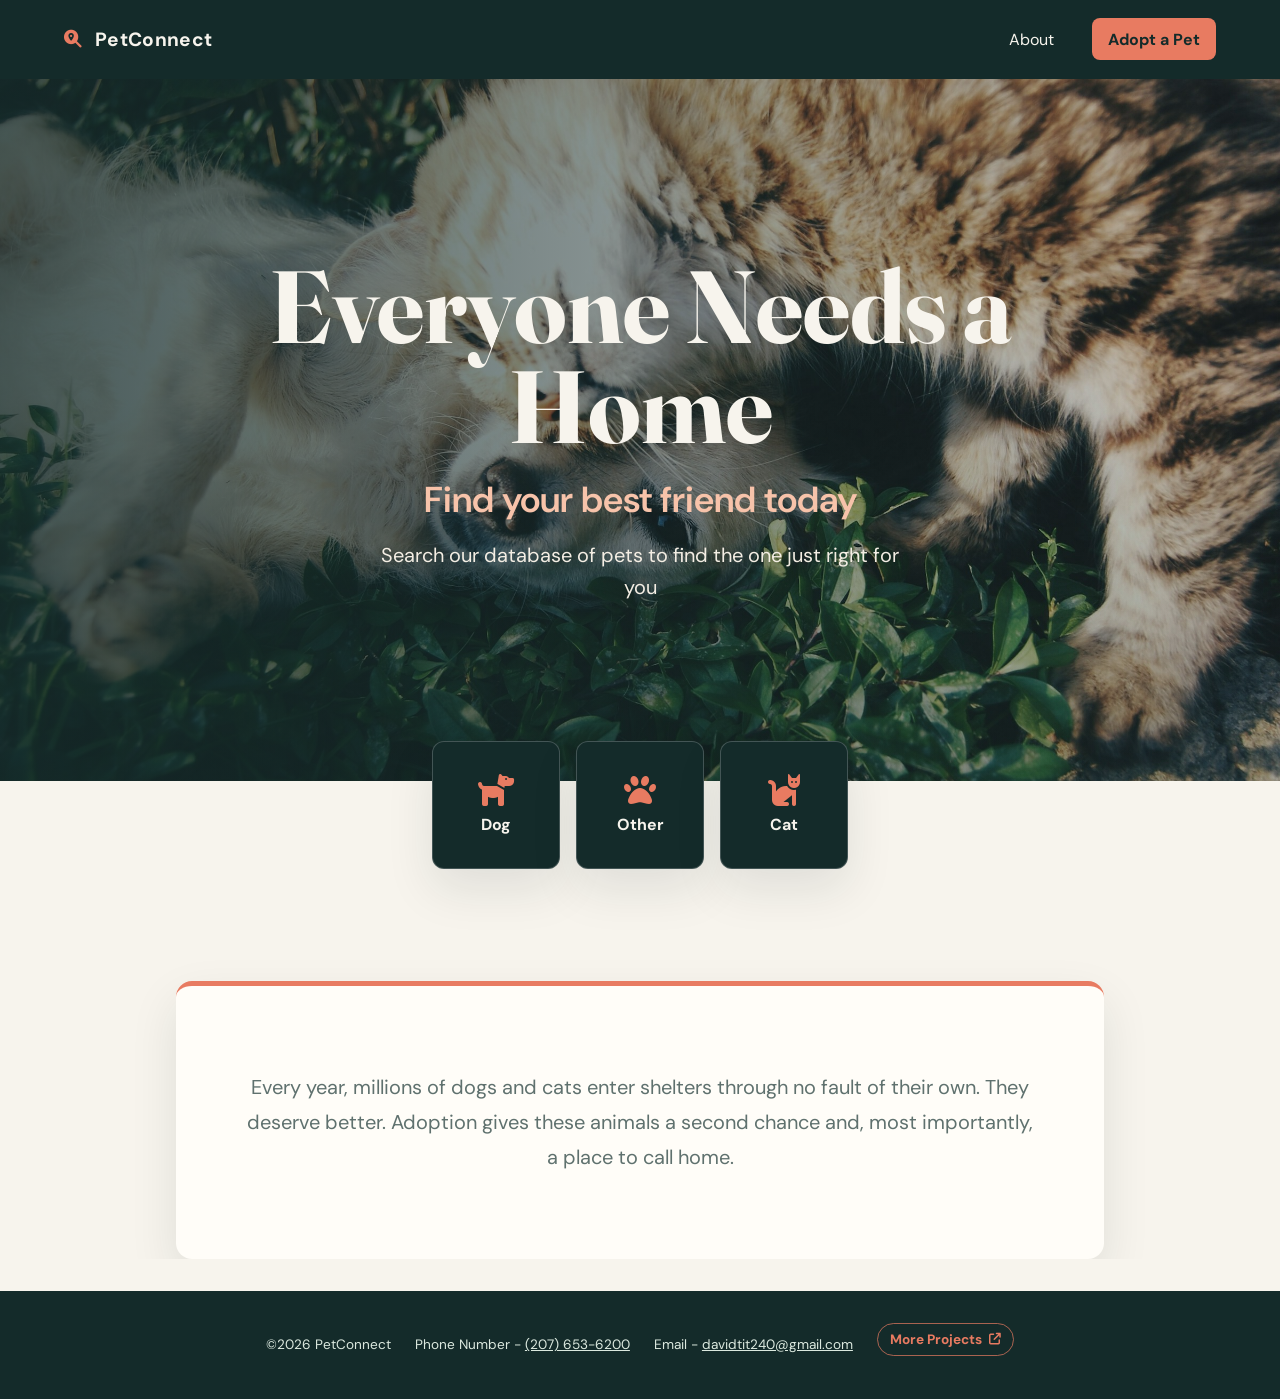
<file: index.html>
<!DOCTYPE html>
<html lang="en">
<head>
    <meta charset="UTF-8">
    <meta name="viewport" content="width=device-width, initial-scale=1.0">
    <title>PetConnect | Find a pet to love</title>
    <link rel="stylesheet" href="./css/common.css">
    <link rel="stylesheet" href="./css/style.css">
    <link rel="stylesheet" href="https://cdnjs.cloudflare.com/ajax/libs/font-awesome/6.4.2/css/all.min.css" integrity="sha512-z3gLpd7yknf1YoNbCzqRKc4qyor8gaKU1qmn+CShxbuBusANI9QpRohGBreCFkKxLhei6S9CQXFEbbKuqLg0DA==" crossorigin="anonymous" referrerpolicy="no-referrer" />
</head>
<body>
    <header class="site-header">

        <div class="header-left">
            
            <i class="fa-solid fa-magnifying-glass-location"></i>
            
            <a href="./index.html"><span class="web-name">PetConnect</span></a>

        </div>


        <button class="hamburger-button" type="button" aria-label="Open menu" aria-controls="mobile-menu" aria-expanded="false"><i class="bars fa-solid fa-bars" aria-hidden="true"></i></button>
        
        
        <ul class="links">
            <li class="items"><a href="./html/about.html">About</a></li>
            <!-- <li class="items"><button><p>Adopt a Pet</p></button></li> -->
            <li class="items">
                <form action="./html/search.html" method="get">
                    <button type="submit" >Adopt a Pet</button>
                </form>
            </li>
        </ul>


    </header>

    <div class="hamburger-con" id="mobile-menu">

        <div class="exit"><button type="button" aria-label="Close menu"><i class="fa-solid fa-x" aria-hidden="true"></i></button></div>

        <div class="hamburger-option">
            <a href="./html/about.html">About</a>
        </div>

        <div class="hamburger-option">

            <form action="./html/search.html" method="get">

                <button type="submit">Adopt a Pet</button>

            </form>
            
        </div>

    </div>

    <main>

        <div class="hero">
            

            <!-- <img src="./img/alec-favale-Ivzo69e18nk-unsplash (1).jpg" alt=""> -->

            <div class="hero-txt">

                <div class="hero-title">

                    <p>Everyone Needs a Home</p>

                </div>

                <div class="hero-subtitle">
                    
                    <p>Find your best friend today</p>

                </div>

                <div class="hero-subtext">

                    <p>Search our database of pets to find the one just right for you</p>

                </div>
            </div>

        </div>

        <div class="pet-button-con">

            <form action="./html/search.html" method="get">

                <input type="hidden" name="species" value="Dog">
                <button type="submit" class="dog-button">
                    <i class="fa-solid fa-dog"></i>

                    <p>Dog</p>
                </button>

            </form>



            <form action="./html/search.html" method="get">

                <input type="hidden" name="species" value="no-pref">
                <button type="submit" class="other-button">

                    <i class="fa-solid fa-paw"></i>

                    <p>Other</p>
                    
                </button>

            </form>

            <form action="./html/search.html" method="get">

                <input type="hidden" name="species" value="Cat">
                <button type="submit" class="cat-button">
                    
                    <i class="fa-solid fa-cat"></i>

                    <p>Cat</p>
                    
                </button>

            </form>

        </div>

        <div class="cta">

            <p>Every year, millions of dogs and cats enter shelters through no fault of their own. They deserve better. Adoption gives these animals a second chance and, most importantly, a place to call home.</p>

        </div>  

    </main>

    <footer>

        <div class="contact-info">

            <div class="copyright"><p>©2026 PetConnect</p></div>

            <div class="number"><p>Phone Number - <a href="tel:+12076536200">(207) 653-6200</a></p></div>

            <div class="email"><p>Email - <a href="mailto:davidtit240@gmail.com">davidtit240@gmail.com</a></p></div>
            <div class="projects-link"><a href="https://quilhar.github.io/David-Web-Portfolio/" target="_blank" rel="noopener noreferrer">More Projects <i class="fa-solid fa-arrow-up-right-from-square" aria-hidden="true"></i></a></div>

        </div>

    </footer>

    <script src="./js/navigation.js"></script>
</body>
</html>
</file>
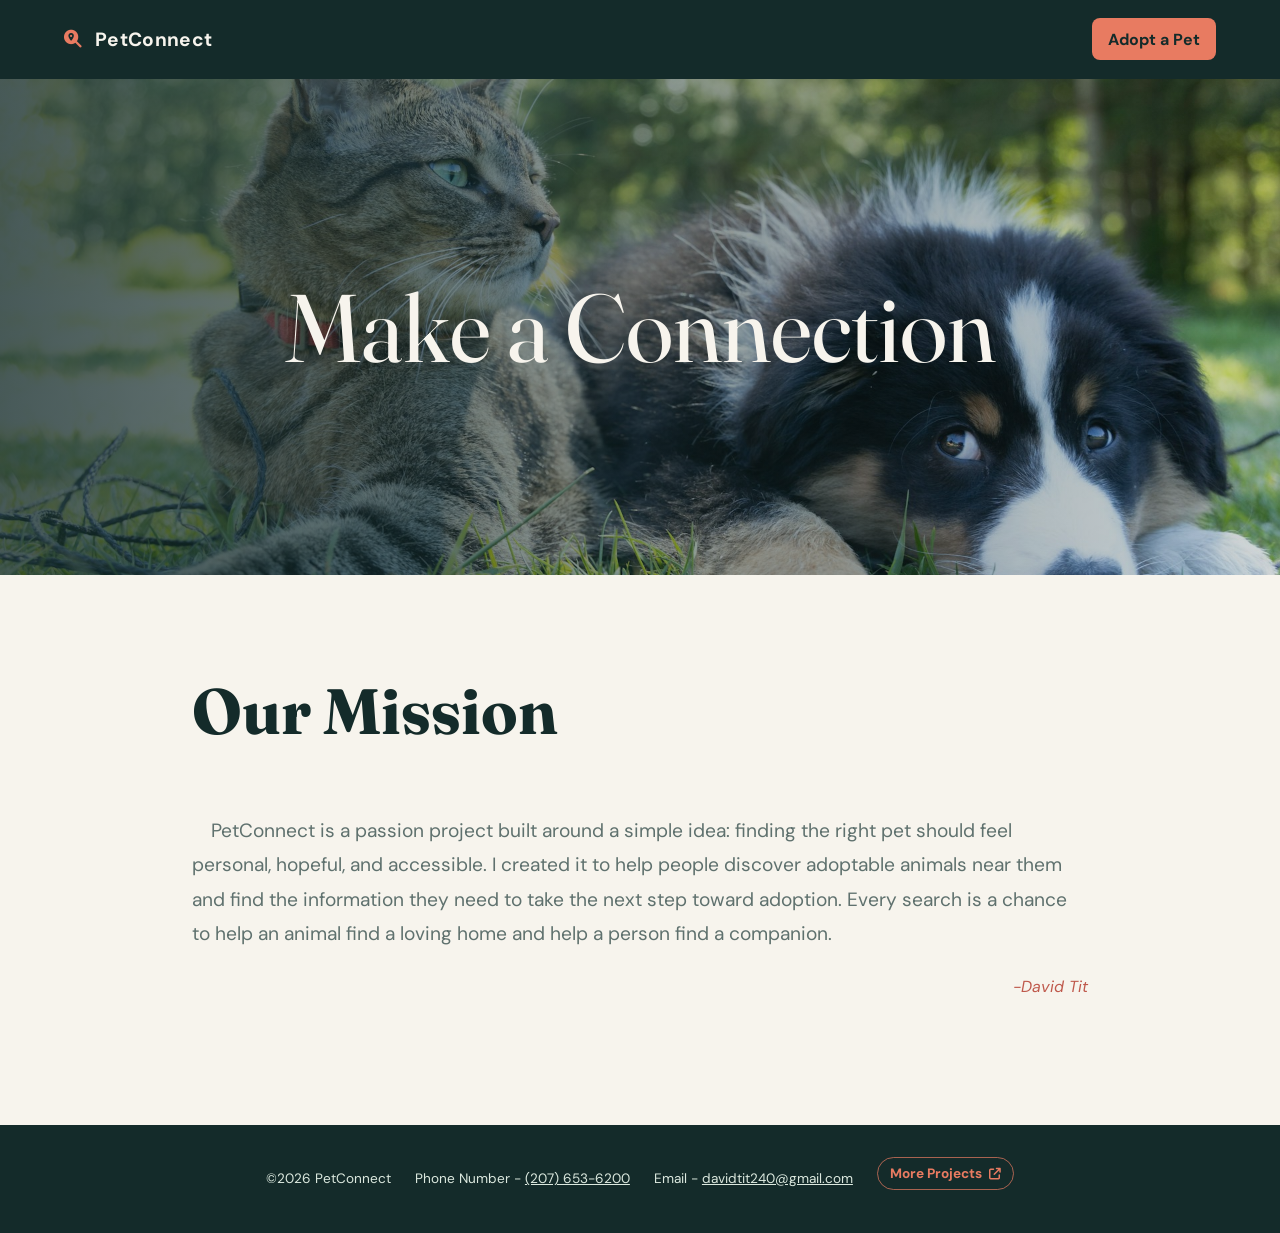
<file: html/about.html>
<!DOCTYPE html>
<html lang="en">
<head>
    <meta charset="UTF-8">
    <meta name="viewport" content="width=device-width, initial-scale=1.0">
    <title>About | PetConnect</title>
    <link rel="stylesheet" href="../css/common.css">
    <link rel="stylesheet" href="../css/about.css">
    <link rel="stylesheet" href="https://cdnjs.cloudflare.com/ajax/libs/font-awesome/6.4.2/css/all.min.css" integrity="sha512-z3gLpd7yknf1YoNbCzqRKc4qyor8gaKU1qmn+CShxbuBusANI9QpRohGBreCFkKxLhei6S9CQXFEbbKuqLg0DA==" crossorigin="anonymous" referrerpolicy="no-referrer" />
</head>
<body>
    <header class="site-header">

        <div class="header-left">
            
            <i class="fa-solid fa-magnifying-glass-location"></i>
            
            <a href="../index.html"><span class="web-name">PetConnect</span></a>

        </div>


        <button class="hamburger-button" type="button" aria-label="Open menu" aria-controls="mobile-menu" aria-expanded="false"><i class="bars fa-solid fa-bars" aria-hidden="true"></i></button>
        
        
        <ul class="links">
            
            <li class="items">
                <form action="./search.html" method="get">
                    <button type="submit">Adopt a Pet</button>
                </form>
            </li>
            
        </ul>


    </header>

    <div class="hamburger-con" id="mobile-menu">

        <div class="exit"><button type="button" aria-label="Close menu"><i class="fa-solid fa-x" aria-hidden="true"></i></button></div>

        <div class="hamburger-option">
            <a href="./search.html"><button><p>Adopt a Pet</p></button></a>
        </div>

    </div>
    
    <main>

        <div class="hero">
            
            <p>Make a Connection</p>

        </div>

        <div class="txt">

            <div class="about-title">
                <p>Our Mission</p>
            </div>

            <div class="about-txt">
                <p>&emsp;PetConnect is a passion project built around a simple idea: finding the right pet should feel personal, hopeful, and accessible. I created it to help people discover adoptable animals near them and find the information they need to take the next step toward adoption. Every search is a chance to help an animal find a loving home and help a person find a companion.</p>
            </div>

            <div class="signature">
                <p>-David Tit</p>
            </div>
        </div>


    </main>


    <footer>

        <div class="contact-info">

            <div class="copyright"><p>©2026 PetConnect</p></div>

            <div class="number"><p>Phone Number - <a href="tel:+12076536200">(207) 653-6200</a></p></div>

            <div class="email"><p>Email - <a href="mailto:davidtit240@gmail.com">davidtit240@gmail.com</a></p></div>
            <div class="projects-link"><a href="https://quilhar.github.io/David-Web-Portfolio/" target="_blank" rel="noopener noreferrer">More Projects <i class="fa-solid fa-arrow-up-right-from-square" aria-hidden="true"></i></a></div>

        </div>

    </footer>

    <script src="../js/navigation.js"></script>
</body>
</html>
</file>
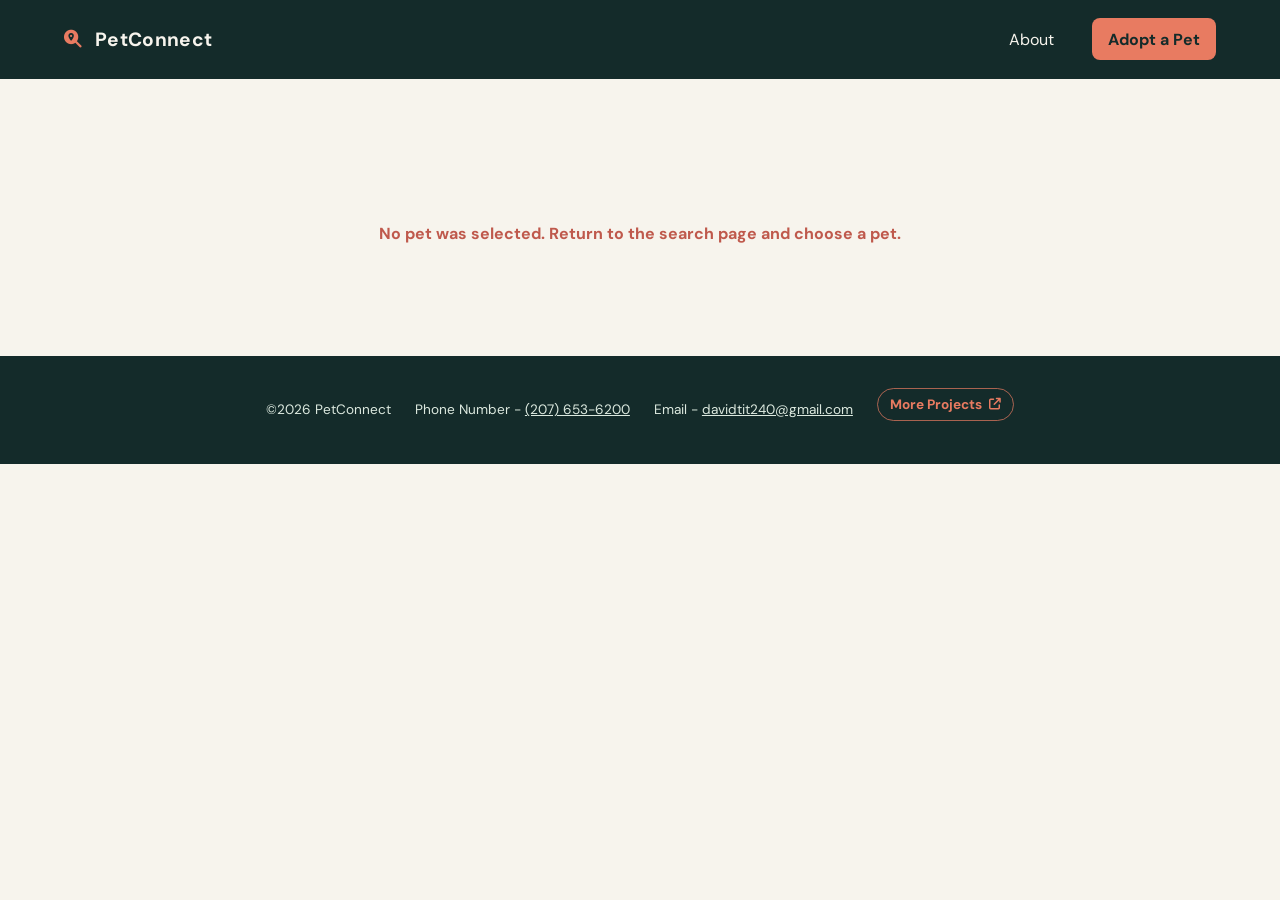
<file: html/more-info.html>
<!DOCTYPE html>
<html>

<head>
    <meta charset="utf-8">
    <meta name="viewport" content="width=device-width">
    <title>Pet details | PetConnect</title>
    <link href="../css/common.css" rel="stylesheet" type="text/css" />
    <link href="../css/more-info.css" rel="stylesheet" type="text/css" />
    <link rel="stylesheet" href="https://cdnjs.cloudflare.com/ajax/libs/font-awesome/6.4.2/css/all.min.css" integrity="sha512-z3gLpd7yknf1YoNbCzqRKc4qyor8gaKU1qmn+CShxbuBusANI9QpRohGBreCFkKxLhei6S9CQXFEbbKuqLg0DA==" crossorigin="anonymous" referrerpolicy="no-referrer" />
</head>

<body>

    <header class="site-header">

        <div class="header-left">
            
            <i class="fa-solid fa-magnifying-glass-location"></i>
            
            <a href="../index.html"><span class="web-name">PetConnect</span></a>

        </div>


        <button class="hamburger-button" type="button" aria-label="Open menu" aria-controls="mobile-menu" aria-expanded="false"><i class="bars fa-solid fa-bars" aria-hidden="true"></i></button>
        
        
        <ul class="links">
            <li class="items"><a href="./about.html">About</a></li>
            <!-- <li class="items"><button><p>Adopt a Pet</p></button></li> -->
            <li class="items">
                <form action="./search.html" method="get">
                    <button type="submit">Adopt a Pet</button>
                </form>
            </li>
        </ul>


    </header>

    <div class="hamburger-con" id="mobile-menu">

        <div class="exit"><button type="button" aria-label="Close menu"><i class="fa-solid fa-x" aria-hidden="true"></i></button></div>

        <div class="hamburger-option">
            <a href="./about.html">About</a>
        </div>

        <div class="hamburger-option">

            
            <form action="./search.html" method="get">

                <button type="submit">Adopt a Pet</button>

            </form>

            
        </div>

    </div>

    <main>

        <h1>Available for Adoption</h1>

        <div class="general-info">

            <img id="pet-photo" alt="Pet available for adoption">
            <div id="pet-photo-placeholder" hidden>No photo available</div>

            <p><span class="name1-2"></span></p>

            <p><span class="age1-2"></span></p>

            <p><span class="sex1-2"></span></p>

        </div>

        <div class="pet-background">

            <p>Loading this pet's description...</p>
        </div>

    

        <div class="pet-contact">

            <h2>Info</h2>

            <div class="contact-box">

            
            </div>
        
        </div>

    </main>

    <footer>

        <div class="contact-info">

            <div class="copyright"><p>©2026 PetConnect</p></div>

            <div class="number"><p>Phone Number - <a href="tel:+12076536200">(207) 653-6200</a></p></div>

            <div class="email"><p>Email - <a href="mailto:davidtit240@gmail.com">davidtit240@gmail.com</a></p></div>
            <div class="projects-link"><a href="https://quilhar.github.io/David-Web-Portfolio/" target="_blank" rel="noopener noreferrer">More Projects <i class="fa-solid fa-arrow-up-right-from-square" aria-hidden="true"></i></a></div>

        </div>

    </footer>


    <script src="../js/navigation.js"></script>
    <script src="../js/more-info.js"></script>
</body>

</html>
</file>
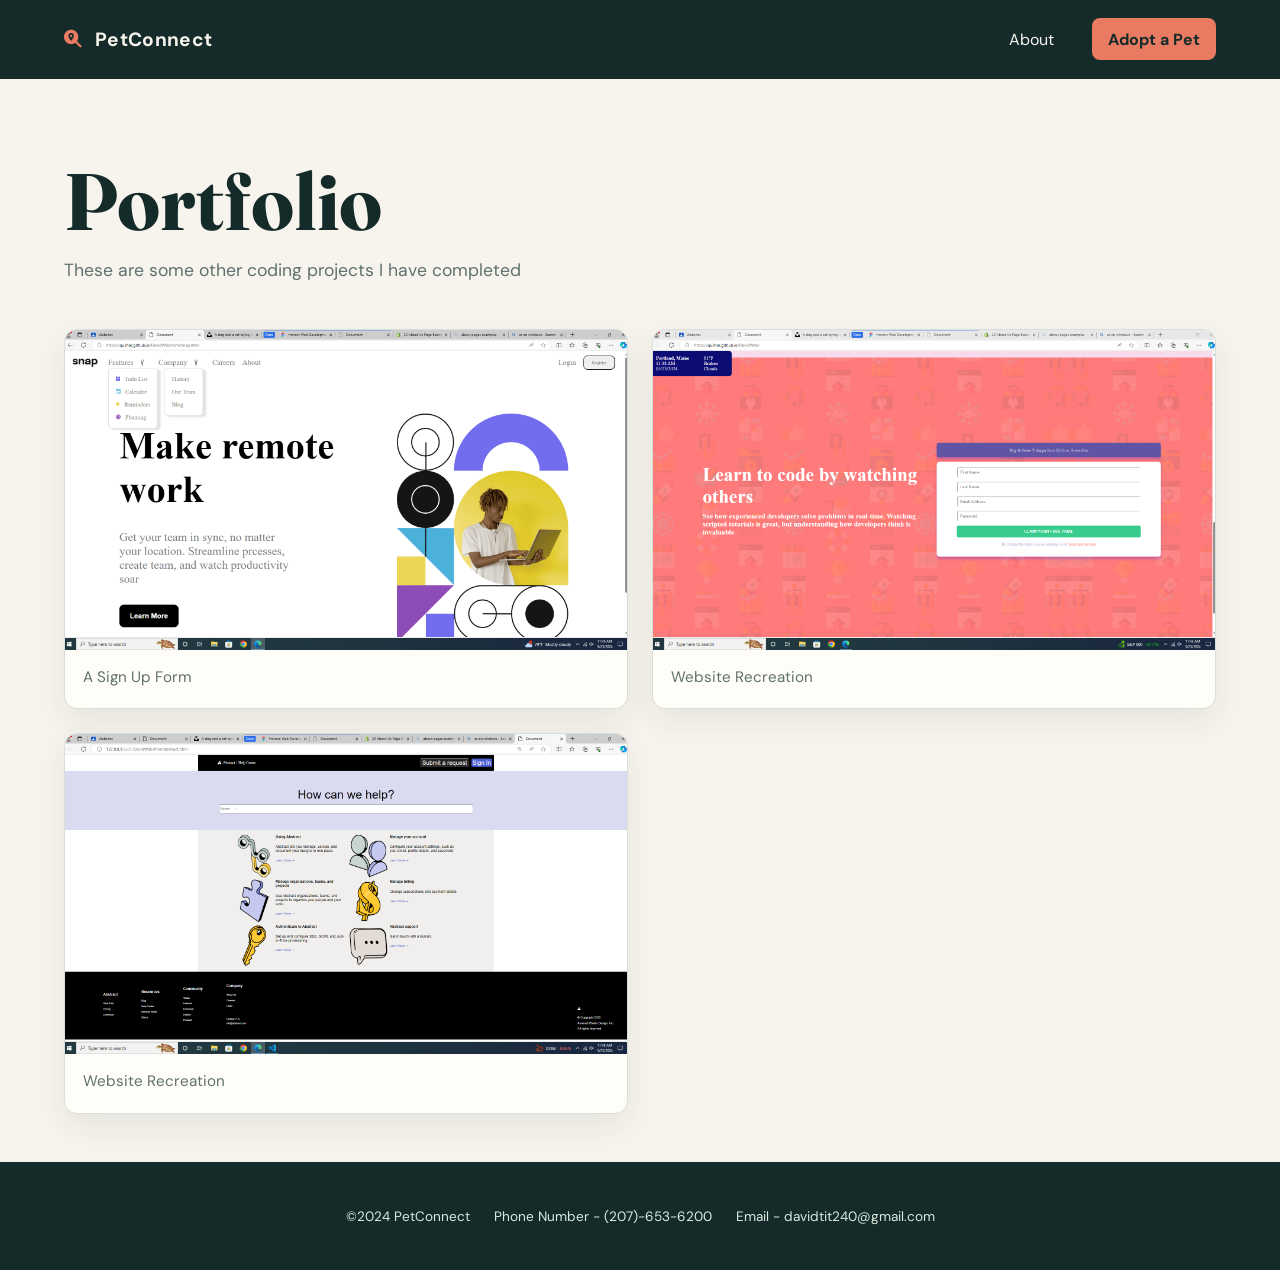
<file: html/portfolio.html>
<!DOCTYPE html>
<html>

<head>
  <meta charset="utf-8">
  <meta name="viewport" content="width=device-width">
    <title>Portfolio | PetConnect</title>
    <link href="../css/common.css" rel="stylesheet" type="text/css" />
  <link href="../css/portfolio.css" rel="stylesheet" type="text/css" />
  <link rel="stylesheet" href="https://cdnjs.cloudflare.com/ajax/libs/font-awesome/6.4.2/css/all.min.css" integrity="sha512-z3gLpd7yknf1YoNbCzqRKc4qyor8gaKU1qmn+CShxbuBusANI9QpRohGBreCFkKxLhei6S9CQXFEbbKuqLg0DA==" crossorigin="anonymous" referrerpolicy="no-referrer" />
</head>

<body>

    <header class="site-header">

        <div class="header-left">
            
            <i class="fa-solid fa-magnifying-glass-location"></i>
            
            <a href="../index.html"><span class="web-name">PetConnect</span></a>

        </div>


        <button class="hamburger-button" type="button" aria-label="Open menu" aria-expanded="false"><i class="bars fa-solid fa-bars"></i></button>
        
        
        <ul class="links">
            <li class="items"><a href="./about.html">About</a></li>


            <li class="items">
                <form action="./search.html" method="get">
                    <button type="submit">Adopt a Pet</button>
                </form>
            </li>
        </ul>


    </header>

    <div class="hamburger-con">

        <div class="exit"><button><i class="fa-solid fa-x"></i></button></div>

        <div class="hamburger-option">
            <a href="./about.html">About</a>
        </div>


        <div class="hamburger-option">

            
            <form action="./search.html" method="get">

                <button type="submit">Adopt a Pet</button>

            </form>

            
        </div>

    </div>

    <main>
    
        <div class="title">
        
            <h1>Portfolio</h1>
            <p>These are some other coding projects I have completed</p>
        
        </div>
        
        <div class="projects">

            <div class="project1">

                <img src="../img/Screenshot (12).png" alt="Screenshot of a sign-up form project">

                <p class="project-subtext">A Sign Up Form</p>
                
            </div>

            <div class="project2">

                <img src="../img/Screenshot (11).png" alt="Screenshot of a recreated website project">

                <p class="project-subtext">Website Recreation</p>

            </div>

            <div class="project3">

                <img src="../img/Screenshot (13).png" alt="Screenshot of a recreated website project">

                <p class="project-subtext">Website Recreation</p>

            </div>

        </div>
    
    </main>
  
    <footer>    

        <div class="contact-info">

            <div class="copyright"><p>©2024 PetConnect</p></div>

            <div class="number"><p>Phone Number - (207)-653-6200</p></div>

            <div class="email"><p>Email - davidtit240@gmail.com</p></div>

        </div>

    </footer>


    <script src="../js/navigation.js"></script>




</body>

</html>
</file>
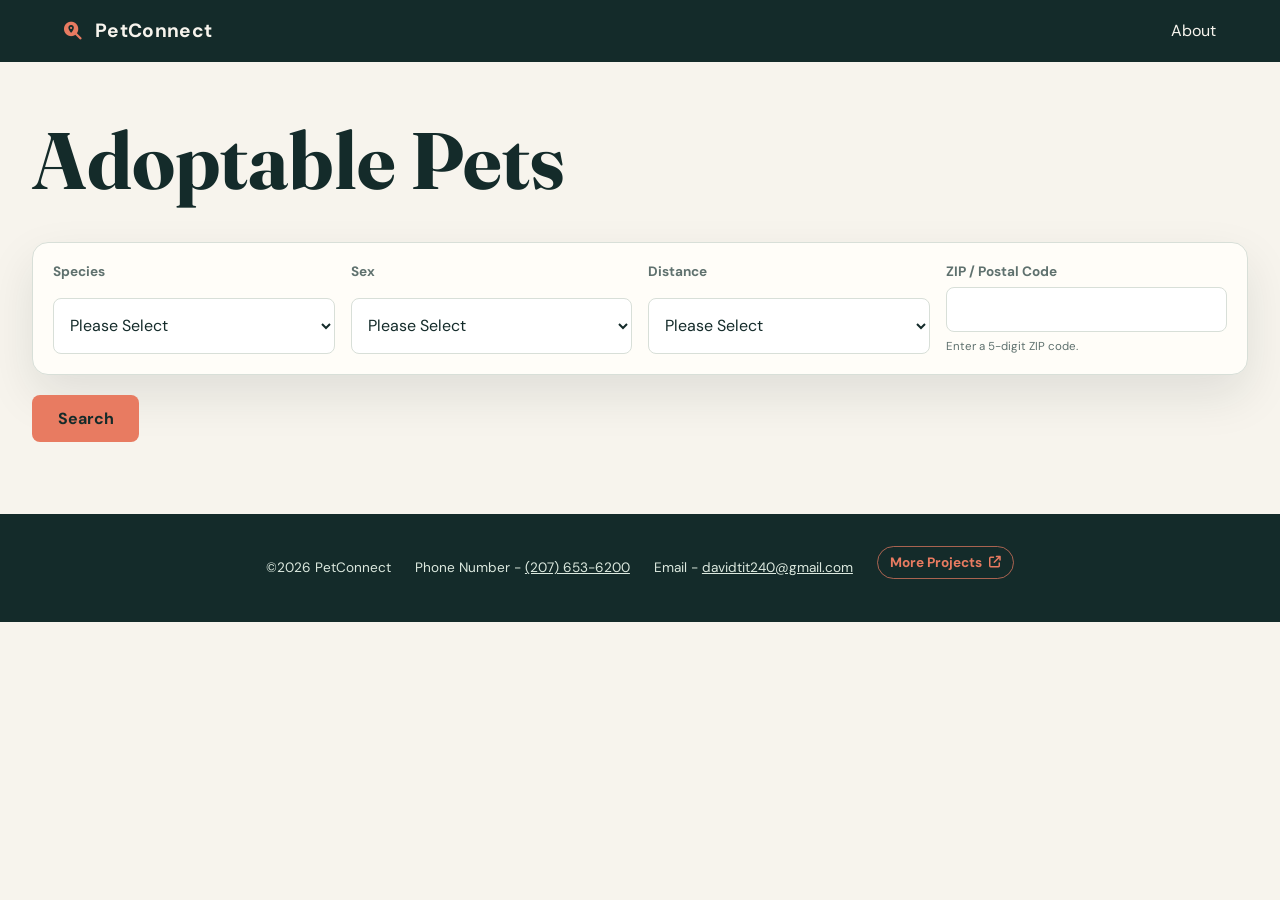
<file: html/search.html>
<!DOCTYPE html>
<html lang="en">
<head>
    <meta charset="UTF-8">
    <meta name="viewport" content="width=device-width, initial-scale=1.0">
    <title>Adoptable Pets | PetConnect</title>
    <link rel="stylesheet" href="../css/common.css">
    <link rel="stylesheet" href="../css/search.css">
    <link rel="stylesheet" href="https://cdnjs.cloudflare.com/ajax/libs/font-awesome/6.4.2/css/all.min.css" integrity="sha512-z3gLpd7yknf1YoNbCzqRKc4qyor8gaKU1qmn+CShxbuBusANI9QpRohGBreCFkKxLhei6S9CQXFEbbKuqLg0DA==" crossorigin="anonymous" referrerpolicy="no-referrer">
</head>
<body>
    <header class="site-header">
        <div class="header-left">
            <i class="fa-solid fa-magnifying-glass-location" aria-hidden="true"></i>
            <a href="../index.html"><span class="web-name">PetConnect</span></a>
        </div>
        <button class="hamburger-button" type="button" aria-label="Open menu" aria-controls="mobile-menu" aria-expanded="false">
            <i class="bars fa-solid fa-bars" aria-hidden="true"></i>
        </button>
        <ul class="links">
            <li class="items"><a href="./about.html">About</a></li>
        </ul>
    </header>

    <div class="hamburger-con" id="mobile-menu">
        <div class="exit"><button type="button" aria-label="Close menu"><i class="fa-solid fa-x" aria-hidden="true"></i></button></div>
        <div class="hamburger-option"><a href="./about.html">About</a></div>
    </div>

    <main>
        <h1>Adoptable Pets</h1>
        <form class="search-form">
            <div class="info">
            <div class="species">
                <label for="species">Species</label>
                <select name="species" id="species" required>
                    <option value="" selected>Please Select</option>
                    <option value="Cat">Cat</option>
                    <option value="Dog">Dog</option>
                    <option value="Rabbit">Rabbit</option>
                    <option value="Bird">Bird</option>
                    <option value="Fish">Fish</option>
                    <option value="Ferret">Ferret</option>
                    <option value="Guinea Pig">Guinea Pig</option>
                    <option value="Hamster">Hamster</option>
                    <option value="Horse">Horse</option>
                    <option value="Lizard">Lizard</option>
                    <option value="Turtle">Turtle</option>
                    <option value="no-pref">No Preference</option>
                </select>
            </div>
            <div class="sex">
                <label for="sex">Sex</label>
                <select name="sex" id="sex" required>
                    <option value="" selected>Please Select</option>
                    <option value="Male">Male</option>
                    <option value="Female">Female</option>
                    <option value="no-pref">No Preference</option>
                </select>
            </div>
            <div class="distance">
                <label for="distance">Distance</label>
                <select name="distance" id="distance" required>
                    <option value="" selected>Please Select</option>
                    <option value="5">5 Miles</option>
                    <option value="10">10 Miles</option>
                    <option value="25">25 Miles</option>
                    <option value="50">50 Miles</option>
                    <option value="100">100 Miles</option>
                    <option value="250">250 Miles</option>
                    <option value="500">500 Miles</option>
                    <option value="no-limit">No limit</option>
                </select>
            </div>
            <div class="zip">
                <label for="zip">ZIP / Postal Code</label>
                <input type="text" id="zip" inputmode="numeric" autocomplete="postal-code" pattern="[0-9]{5}" aria-describedby="zip-help" required>
                <small id="zip-help">Enter a 5-digit ZIP code.</small>
            </div>
            </div>

            <button class="search-button" type="submit">Search</button>
        </form>
        <p class="found" aria-live="polite"></p>
        <div class="result-con" aria-live="polite"></div>
    </main>

    <footer>
        <div class="contact-info">
            <div class="copyright"><p>©2026 PetConnect</p></div>
            <div class="number"><p>Phone Number - <a href="tel:+12076536200">(207) 653-6200</a></p></div>
            <div class="email"><p>Email - <a href="mailto:davidtit240@gmail.com">davidtit240@gmail.com</a></p></div>
            <div class="projects-link"><a href="https://quilhar.github.io/David-Web-Portfolio/" target="_blank" rel="noopener noreferrer">More Projects <i class="fa-solid fa-arrow-up-right-from-square" aria-hidden="true"></i></a></div>
        </div>
    </footer>

    <script src="../js/navigation.js"></script>
    <script src="../js/search.js"></script>
</body>
</html>
</file>
<file: css/common.css>
@import url('https://fonts.googleapis.com/css2?family=DM+Sans:wght@400;500;600;700&family=Fraunces:opsz,wght@9..144,600;9..144,700&display=swap');

:root {
    --ink: #142b2a;
    --muted: #5f716e;
    --paper: #f7f4ed;
    --surface: #fffdf8;
    --coral: #e87b61;
    --coral-dark: #bf594c;
    --sage: #dce9df;
    --line: #d8dfd8;
    --focus: #e7ad3f;
    --shadow: 0 1.25rem 3rem rgb(20 43 42 / 10%);
}

*,
*::before,
*::after { box-sizing: border-box; }

html { scroll-behavior: smooth; }

body {
    min-width: 320px;
    min-height: 100vh;
    margin: 0;
    background: var(--paper);
    color: var(--ink);
    font-family: 'DM Sans', sans-serif;
}

button, input, select { font: inherit; }
button, a, select, input { -webkit-tap-highlight-color: transparent; }
button, a { cursor: pointer; }
a { color: inherit; }
ul { margin: 0; padding: 0; list-style: none; }

h1, h2, h3 { font-family: 'Fraunces', serif; line-height: 1.05; }

.site-header {
    position: relative;
    z-index: 5;
    display: flex;
    align-items: center;
    justify-content: space-between;
    gap: 2rem;
    padding: 1.15rem clamp(1.25rem, 5vw, 5rem);
    background: var(--ink);
    color: var(--paper);
}

.header-left { display: flex; align-items: center; gap: 0.8rem; }
.header-left > i { color: var(--coral); font-size: 1.1rem; }
.header-left a { color: var(--paper); text-decoration: none; }
.web-name { font-size: 1.2rem; font-weight: 700; letter-spacing: 0.02em; }

.links { display: flex; align-items: center; gap: clamp(1rem, 3vw, 2.5rem); }
.links a, .hamburger-option a { text-decoration: none; }
.links a:hover, .links a:focus-visible, .hamburger-option a:hover, .hamburger-option a:focus-visible { color: var(--coral); }
.links form, .hamburger-option form { margin: 0; }
.links button, .hamburger-option button {
    padding: 0.65rem 1rem;
    border: 0;
    border-radius: 0.5rem;
    background: var(--coral);
    color: var(--ink);
    font-weight: 700;
}
.links button:hover, .links button:focus-visible, .hamburger-option button:hover, .hamburger-option button:focus-visible { background: #f2a186; }

.hamburger-button { display: none; border: 0; background: transparent; color: var(--paper); font-size: 1.45rem; }
.hamburger-con { display: none; }

footer { margin-top: 2rem; padding: 2rem clamp(1.25rem, 5vw, 5rem); background: var(--ink); color: var(--paper); }
.contact-info { display: flex; justify-content: center; flex-wrap: wrap; gap: 0.5rem 1.5rem; color: #dce9df; font-size: 0.85rem; text-align: center; }
.contact-info a { color: inherit; }
.projects-link a { display: inline-flex; align-items: center; gap: 0.45rem; padding: 0.45rem 0.75rem; border: 1px solid rgb(232 123 97 / 70%); border-radius: 999px; color: var(--coral); font-weight: 700; text-decoration: none; transition: background 180ms ease, border-color 180ms ease, color 180ms ease, transform 180ms ease; }
.projects-link a:hover, .projects-link a:focus-visible { border-color: var(--coral); background: var(--coral); color: var(--ink); transform: translateY(-0.1rem); }
.projects-link i { font-size: 0.75rem; }

:focus-visible { outline: 3px solid var(--focus); outline-offset: 3px; }

@media (max-width: 700px) {
    .site-header { padding: 1rem 1.25rem; }
    .links { display: none; }
    .hamburger-button { display: block; }
    .hamburger-con {
        position: absolute;
        top: 0.75rem;
        right: 0.75rem;
        z-index: 10;
        display: none;
        width: min(19rem, calc(100vw - 1.5rem));
        padding: 1rem;
        border-radius: 0.8rem;
        background: var(--ink);
        color: var(--paper);
        box-shadow: var(--shadow);
    }
    .hamburger-con.is-open { display: flex; flex-direction: column; gap: 1rem; }
    .exit { display: flex; justify-content: flex-end; }
    .exit button { border: 0; background: transparent; color: var(--paper); font-size: 1.2rem; }
    .hamburger-option { font-size: 1.05rem; }
}

@media (prefers-reduced-motion: reduce) { html { scroll-behavior: auto; } }
</file>
<file: css/style.css>
main { overflow: hidden; }

.hero {
    position: relative;
    display: grid;
    min-height: min(44rem, 78vh);
    place-items: center;
    padding: clamp(5rem, 12vw, 9rem) 1.25rem;
    isolation: isolate;
    background: url('../img/krista-mangulsone-9gz3wfHr65U-unsplash.jpg') center / cover;
}

.hero::before {
    position: absolute;
    inset: 0;
    z-index: -1;
    background: linear-gradient(90deg, rgb(20 43 42 / 78%), rgb(20 43 42 / 18%)), linear-gradient(0deg, rgb(20 43 42 / 20%), transparent 55%);
    content: '';
}

.hero-txt {
    width: min(100%, 58rem);
    color: var(--paper);
    text-align: center;
}

.hero-txt p { margin: 0; }
.hero-title { max-width: 52rem; margin: 0 auto; font-family: 'Fraunces', serif; font-size: clamp(3rem, 8vw, 6.75rem); font-weight: 700; line-height: 0.98; }
.hero-subtitle { margin-top: 1.25rem; color: #f7c3aa; font-size: clamp(1.35rem, 3vw, 2.25rem); font-weight: 600; }
.hero-subtext { max-width: 34rem; margin: 1rem auto 0; color: #f4eee4; font-size: clamp(1rem, 2vw, 1.25rem); line-height: 1.6; }

.pet-button-con {
    display: grid;
    grid-template-columns: repeat(3, minmax(0, 8rem));
    justify-content: center;
    gap: 1rem;
    margin: -2.5rem auto 0;
    position: relative;
    z-index: 2;
    width: min(100% - 2rem, 27rem);
}

.pet-button-con form { margin: 0; }
.pet-button-con button {
    display: grid;
    width: 100%;
    min-height: 8rem;
    place-items: center;
    align-content: center;
    gap: 0.55rem;
    border: 1px solid rgb(255 255 255 / 20%);
    border-radius: 0.75rem;
    background: var(--ink);
    color: var(--paper);
    box-shadow: var(--shadow);
    transition: transform 180ms ease, background 180ms ease;
}

.pet-button-con button:hover, .pet-button-con button:focus-visible { transform: translateY(-0.35rem); background: var(--coral-dark); }
.pet-button-con button p { margin: 0; font-size: 1rem; font-weight: 700; }
.pet-button-con button i { color: var(--coral); font-size: 2rem; }

.cta {
    width: min(100% - 2rem, 58rem);
    margin: clamp(4rem, 9vw, 7rem) auto 0;
    padding: clamp(2rem, 5vw, 4rem);
    border-top: 0.35rem solid var(--coral);
    border-radius: 1rem;
    background: var(--surface);
    box-shadow: var(--shadow);
    color: var(--muted);
    font-size: clamp(1rem, 2vw, 1.25rem);
    line-height: 1.75;
    text-align: center;
}

@media (max-width: 700px) {
    .hero { min-height: 34rem; }
    .pet-button-con { grid-template-columns: repeat(3, minmax(0, 1fr)); gap: 0.6rem; }
    .pet-button-con button { min-height: 6.25rem; }
    .pet-button-con button i { font-size: 1.5rem; }
}
</file>
<file: css/about.css>
main { padding-bottom: 1rem; }

.hero {
    display: grid;
    min-height: min(31rem, 60vh);
    place-items: center;
    padding: 4rem 1.25rem;
    background: linear-gradient(90deg, rgb(20 43 42 / 78%), rgb(20 43 42 / 18%)), url('../img/andrew-s-ouo1hbizWwo-unsplash.jpg') center / cover;
    color: var(--paper);
}
.hero p { margin: 0; font-family: 'Fraunces', serif; font-size: clamp(3rem, 8vw, 6rem); text-align: center; }

.txt { width: min(100% - 2rem, 56rem); margin: clamp(3rem, 8vw, 6rem) auto 0; }
.about-title { color: var(--ink); font-family: 'Fraunces', serif; font-size: clamp(2.25rem, 5vw, 4rem); font-weight: 700; }
.about-txt { margin-top: 1.5rem; color: var(--muted); font-size: clamp(1rem, 2vw, 1.2rem); line-height: 1.8; }
.about-txt p { margin: 0; }
.signature { margin: 1.5rem 0 5rem; color: var(--coral-dark); font-style: italic; text-align: right; }
</file>
<file: css/more-info.css>
main {
    width: min(100% - 2rem, 70rem);
    margin: 0 auto;
    padding: clamp(3rem, 7vw, 5rem) 0 1rem;
}

main h1 { width: 100%; margin: 0 0 2rem; font-size: clamp(2.5rem, 6vw, 4.5rem); }
.general-info {
    display: grid;
    grid-template-columns: minmax(15rem, 24rem) 1fr;
    align-items: center;
    gap: 0.55rem 2rem;
    width: 100%;
    padding: 1.5rem;
    border-radius: 1rem;
    background: var(--surface);
    box-shadow: var(--shadow);
}
.general-info img { grid-row: span 3; width: 100%; max-height: 28rem; border-radius: 0.7rem; object-fit: cover; }
.general-info #pet-photo-placeholder {
    display: grid;
    grid-row: span 3;
    place-items: center;
    width: 100%;
    min-height: 18rem;
    padding: 1rem;
    border-radius: 0.7rem;
    background: var(--line);
    color: var(--muted);
    font-weight: 700;
    text-align: center;
}
.general-info p { margin: 0; color: var(--muted); font-size: 1.05rem; }
.general-info .name1-2 { color: var(--ink); font-family: 'Fraunces', serif; font-size: 2.25rem; font-weight: 700; }

.pet-background, .pet-contact { width: 100%; margin-top: 2rem; }
.pet-background { padding: 1.5rem 0; color: var(--muted); font-size: 1.05rem; line-height: 1.8; }
.pet-background p { margin: 0; }
.pet-contact h2 { margin: 0 0 1rem; font-size: 2rem; }
.contact-box { display: grid; grid-template-columns: repeat(2, minmax(0, 1fr)); gap: 0.8rem; padding: 1.25rem; border: 1px solid var(--line); border-radius: 0.8rem; background: var(--surface); }
.contact-box p { margin: 0; color: var(--muted); }
.api-error { width: 100%; margin: 4rem 0; color: var(--coral-dark); font-weight: 700; text-align: center; }

@media (max-width: 600px) {
    .general-info { grid-template-columns: 1fr; gap: 0.7rem; padding: 1rem; }
    .general-info img, .general-info #pet-photo-placeholder { grid-row: auto; max-height: 24rem; }
    .contact-box { grid-template-columns: 1fr; }
}
</file>
<file: css/portfolio.css>
main { width: min(100% - 2rem, 72rem); margin: 0 auto; padding: clamp(3rem, 7vw, 5rem) 0 1rem; }
.title { margin-bottom: 3rem; text-align: left; }
.title h1 { margin: 0; color: var(--ink); font-size: clamp(2.75rem, 7vw, 5rem); }
.title p { margin: 1rem 0 0; color: var(--muted); font-size: 1.1rem; }
.projects { display: grid; grid-template-columns: repeat(2, minmax(0, 1fr)); gap: 1.5rem; }
.projects > div { overflow: hidden; border: 1px solid var(--line); border-radius: 0.8rem; background: var(--surface); box-shadow: 0 0.75rem 2rem rgb(20 43 42 / 8%); }
.projects img { display: block; width: 100%; height: 20rem; border: 0; object-fit: cover; }
.project-subtext { margin: 0; padding: 1rem 1.1rem 1.25rem; color: var(--muted); font-size: 0.95rem; line-height: 1.5; }

@media (max-width: 650px) {
    .projects { grid-template-columns: 1fr; }
    .projects img { height: auto; max-height: 20rem; }
}
</file>
<file: css/search.css>
main {
    width: min(100% - 2rem, 76rem);
    margin: 0 auto;
    padding: clamp(2rem, 5vw, 3.5rem) 0 0;
}

main h1 {
    width: 100%;
    margin: 0;
    color: var(--ink);
    font-size: clamp(2.75rem, 7vw, 5rem);
    text-align: left;
}

.info {
    display: grid;
    grid-template-columns: repeat(4, minmax(0, 1fr));
    gap: 1rem;
    width: 100%;
    margin-top: 2.5rem;
    padding: 1.25rem;
    border: 1px solid var(--line);
    border-radius: 1rem;
    background: var(--surface);
    box-shadow: var(--shadow);
}

.info > div { display: grid; gap: 0.45rem; text-align: left; }
.info label { color: var(--muted); font-size: 0.85rem; font-weight: 700; }
.info select, .info input {
    width: 100%;
    min-height: 2.8rem;
    padding: 0.65rem 0.75rem;
    border: 1px solid var(--line);
    border-radius: 0.5rem;
    background: white;
    color: var(--ink);
}
.info small { color: var(--muted); font-size: 0.72rem; }

.search-button {
    align-self: flex-start;
    margin-top: 1.25rem;
    padding: 0.8rem 1.6rem;
    border: 0;
    border-radius: 0.5rem;
    background: var(--coral);
    color: var(--ink);
    font-weight: 700;
    transition: background 180ms ease, transform 180ms ease;
}
.search-button:hover, .search-button:focus-visible { transform: translateY(-0.15rem); background: #f2a186; }
.search-button:disabled { cursor: wait; opacity: 0.65; }

.found {
    align-self: flex-start;
    min-height: 1.5rem;
    margin: 1rem 0;
    color: var(--muted);
    font-size: 1rem;
    font-weight: 600;
}
.found.error { color: var(--coral-dark); }

.result-con {
    display: none;
    grid-template-columns: repeat(4, minmax(0, 1fr));
    gap: 1.25rem;
    width: 100%;
    margin-bottom: 0;
}
.result-card {
    overflow: hidden;
    border: 1px solid var(--line);
    border-radius: 0.8rem;
    background: var(--surface);
    box-shadow: 0 0.75rem 2rem rgb(20 43 42 / 8%);
    transition: transform 180ms ease, box-shadow 180ms ease;
}
.result-card:hover { transform: translateY(-0.3rem); box-shadow: var(--shadow); }
.result-card a { display: block; }
.result-card img { display: block; width: 100%; height: 13rem; object-fit: cover; }
.result-card-placeholder {
    display: grid;
    place-items: center;
    width: 100%;
    height: 13rem;
    padding: 1rem;
    background: var(--line);
    color: var(--muted);
    font-size: 0.9rem;
    font-weight: 700;
    text-align: center;
}
.result-card p { margin: 0.45rem 0.8rem; color: var(--muted); font-size: 0.88rem; }
.result-card p:first-of-type { margin-top: 0.85rem; color: var(--ink); font-size: 1.05rem; font-weight: 700; }

@media (max-width: 850px) {
    .info { grid-template-columns: repeat(2, minmax(0, 1fr)); }
    .result-con { grid-template-columns: repeat(3, minmax(0, 1fr)); }
}

@media (max-width: 560px) {
    main { width: min(100% - 1.5rem, 30rem); }
    .info { grid-template-columns: 1fr; padding: 1rem; }
    .result-con { grid-template-columns: repeat(2, minmax(0, 1fr)); gap: 0.75rem; }
    .result-card img, .result-card-placeholder { height: 10rem; }
}
</file>
